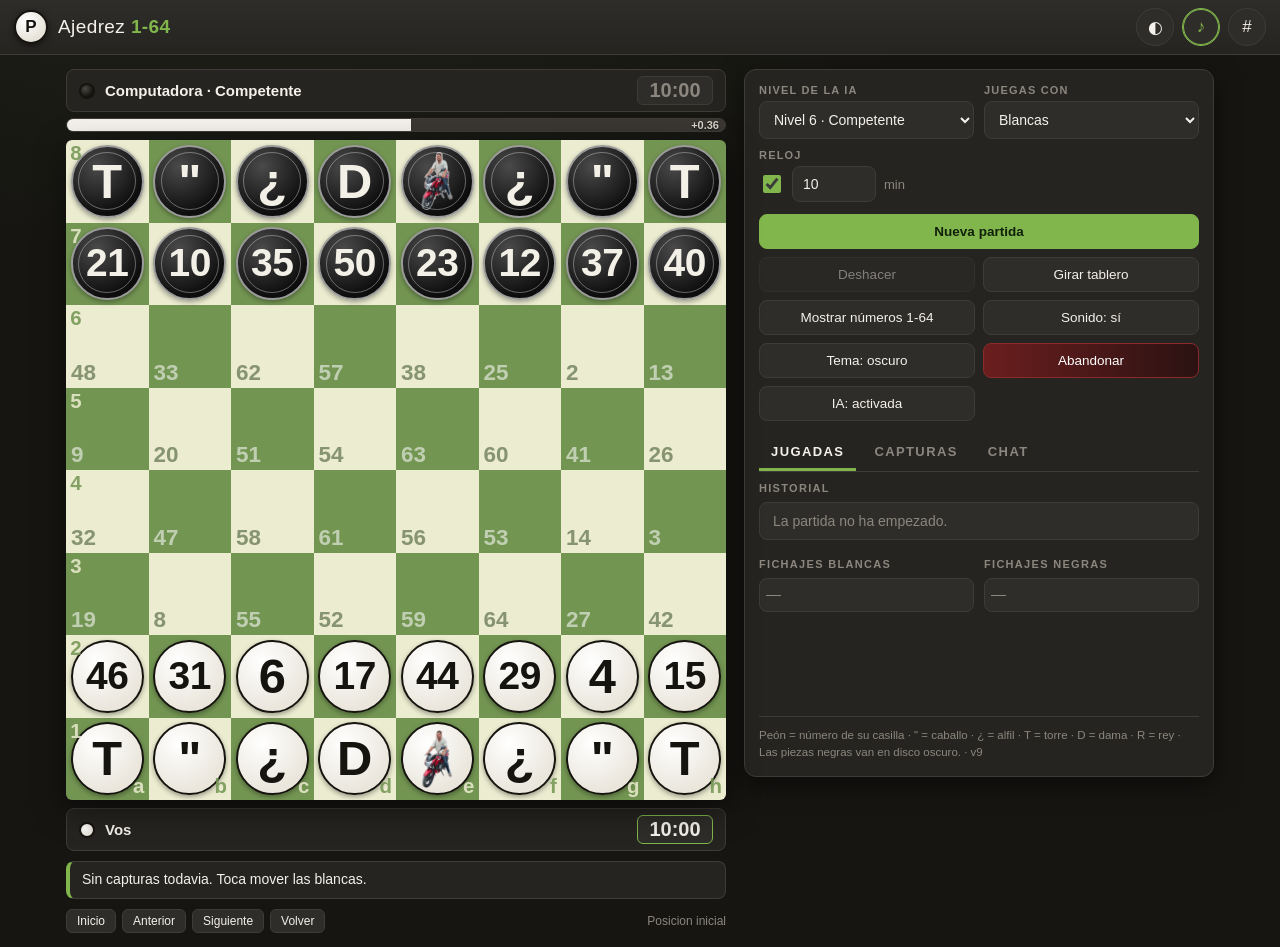
<file: pwa_ajedrez/index.html>
﻿<!DOCTYPE html>
<html lang="es" data-tema="oscuro">
<head>
<meta charset="utf-8">
<meta name="viewport" content="width=device-width, initial-scale=1, viewport-fit=cover">
<title>Ajedrez Numerado 1-64</title>
<meta name="description" content="Ajedrez instalable y 100% offline con numeracion propia de las casillas, multiplicaciones en las capturas y 12 niveles de IA.">
<meta name="theme-color" content="#161512">
<link rel="manifest" href="./manifest.webmanifest">
<link rel="icon" href="./iconos/icono-192.png" type="image/png">
<link rel="apple-touch-icon" href="./iconos/icono-192.png">
<link rel="stylesheet" href="./css/app.css">
</head>
<body>

<header class="barra">
  <div class="marca">
    <span class="logo" aria-hidden="true"><span>P</span></span>
    <span class="titulo">Ajedrez <b>1-64</b></span>
  </div>
  <div class="barra-acciones">
    <button id="btn-instalar" class="btn btn-destacado" hidden>INSTALAR APP</button>
    <button id="btn-tema" class="btn btn-icono" title="Cambiar tema claro/oscuro" aria-label="Cambiar tema">&#9680;</button>
    <button id="btn-sonido" class="btn btn-icono" title="Activar o silenciar el sonido" aria-label="Sonido">&#9834;</button>
    <button id="btn-numeros-top" class="btn btn-icono" title="Mostrar n&#250;meros 1-64" aria-label="N&#250;meros">#</button>
  </div>
</header>

<main class="principal">

  <section class="zona-tablero" id="zona-tablero">
    <div class="tablero-col">
      <div class="jugador" id="jugador-top">
        <span class="jugador-ficha negra" aria-hidden="true"></span>
        <span class="jugador-nombre" id="nombre-top">Computadora</span>
        <span class="reloj-mini" id="reloj-top"><span class="reloj-tiempo">--:--</span></span>
      </div>

      <div class="eval-barra" id="eval-barra" title="Evaluaci&#243;n de la posici&#243;n (blancas abajo)" aria-label="Evaluaci&#243;n">
        <div class="eval-fill" id="eval-fill"></div>
        <span class="eval-num" id="eval-num">0.00</span>
      </div>

      <div class="tablero-marco">
        <div id="tablero" class="tablero" role="grid" aria-label="Tablero de ajedrez" tabindex="0"></div>
      </div>

      <div class="jugador" id="jugador-bottom">
        <span class="jugador-ficha blanca" aria-hidden="true"></span>
        <span class="jugador-nombre" id="nombre-bottom">Vos</span>
        <span class="reloj-mini" id="reloj-bottom"><span class="reloj-tiempo">--:--</span></span>
      </div>

      <div id="aviso" class="aviso">Sin capturas todavia.</div>

      <div id="anuncio-sr" class="visually-hidden" aria-live="polite" role="status"></div>

      <div class="revision-barra" id="revision-barra" hidden>
        <button type="button" class="btn-mini" id="rev-inicio">Inicio</button>
        <button type="button" class="btn-mini" id="rev-ant">Anterior</button>
        <button type="button" class="btn-mini" id="rev-sig">Siguiente</button>
        <button type="button" class="btn-mini" id="rev-volver">Volver</button>
        <span class="rev-info" id="rev-info">Posicion inicial</span>
      </div>
    </div>
  </section>

  <aside class="panel">

    <div class="controles">
      <div class="campo">
        <label for="sel-nivel">NIVEL DE LA IA</label>
        <select id="sel-nivel"></select>
      </div>
      <div class="campo">
        <label for="sel-color">JUEGAS CON</label>
        <select id="sel-color">
          <option value="b">Blancas</option>
          <option value="n">Negras</option>
        </select>
      </div>
      <div class="campo campo-reloj">
        <label for="inp-minutos">RELOJ</label>
        <div class="fila-reloj">
          <input id="chk-reloj" type="checkbox" aria-label="Activar reloj">
          <input id="inp-minutos" type="number" min="1" max="99" step="1" value="10" aria-label="Minutos">
          <span class="sufijo">min</span>
        </div>
      </div>
    </div>

    <div class="botones">
      <button id="btn-nueva" class="btn btn-primario">Nueva partida</button>
      <button id="btn-deshacer" class="btn">Deshacer</button>
      <button id="btn-girar" class="btn">Girar tablero</button>
      <button id="btn-numeros" class="btn">Mostrar n&#250;meros 1-64</button>
      <button id="btn-sonido2" class="btn">Sonido: s&#237;</button>
      <button id="btn-tema2" class="btn">Tema: oscuro</button>
      <button id="btn-abandonar" class="btn btn-peligro">Abandonar</button>
      <button id="btn-pausa-ia" class="btn">IA: activada</button>
    </div>

    <div class="pestanas" role="tablist">
      <button class="pestana activa" id="tab-jugadas" data-destino="jugadas" role="tab">JUGADAS</button>
      <button class="pestana" id="tab-capturas" data-destino="capturas" role="tab">CAPTURAS</button>
      <button class="pestana" id="tab-chat" data-destino="chat" role="tab">CHAT</button>
    </div>

    <div class="contenido">
      <div class="panel-pestana activo" id="panel-jugadas">
        <div class="bloque">
          <h3>HISTORIAL</h3>
          <ol id="historial" class="historial"><li class="vacio">La partida no ha empezado.</li></ol>
        </div>
        <div class="bloque capturadas">
          <div class="columna-capturas">
            <h3>FICHAJES BLANCAS</h3>
            <div class="fichas" id="fichas-blancas"><span class="vacio">&mdash;</span></div>
          </div>
          <div class="columna-capturas">
            <h3>FICHAJES NEGRAS</h3>
            <div class="fichas" id="fichas-negras"><span class="vacio">&mdash;</span></div>
          </div>
        </div>
      </div>

      <div class="panel-pestana" id="panel-capturas">
        <div class="tabla-envoltura">
          <table class="tabla-capturas">
            <thead>
              <tr><th>JUGADA</th><th>PIEZA</th><th>ORIGEN#</th><th>DESTINO#</th><th>RESULTADO</th></tr>
            </thead>
            <tbody id="cuerpo-capturas">
              <tr><td colspan="5" class="vacio">Sin capturas todavia.</td></tr>
            </tbody>
          </table>
        </div>
        <div id="resumen" class="resumen">
          <div><span>Capturas</span><b id="res-capturas">0</b></div>
          <div><span>Multiplicaciones</span><b id="res-mult">0</b></div>
          <div><span>Repetidos</span><b id="res-repetidos">0</b></div>
          <div><span>Suma</span><b id="res-suma">0</b></div>
        </div>
        <div id="huella" class="huella">Huella: sin productos</div>
      </div>

      <div class="panel-pestana" id="panel-chat">
        <div class="chat-contenedor">
          <div class="chat-header">
            <h3>Asistente de Ajedrez (offline)</h3>
            <button class="btn btn-chico" id="btn-limpiar-chat">Limpiar</button>
          </div>
          <div class="chat-mensajes" id="chat-mensajes"></div>
          <div class="chat-sugerencias" id="chat-sugerencias"></div>
          <div class="chat-entrada">
            <input id="chat-input" type="text" placeholder="Analiza, mejor jugada, profundiza..." autocomplete="off">
            <button class="btn btn-chico" id="btn-voz" title="Hablar por micr&#243;fono">Hablar</button>
            <button class="btn btn-primario" id="btn-enviar-chat">Enviar</button>
          </div>
          <p class="chat-nota">Asistente 100% offline &middot; Voz del navegador (gratis) &middot; An&aacute;lisis profundo del motor</p>
        </div>
      </div>
    </div>

    <p class="leyenda">Pe&#243;n = n&#250;mero de su casilla &middot; " = caballo &middot; &#191; = alfil &middot; T = torre &middot; D = dama &middot; R = rey &middot; Las piezas negras van en disco oscuro. &middot; <span id="ver-app">v9</span></p>
  </aside>
</main>

<div class="modal" id="modal-promocion" hidden>
  <div class="modal-caja">
    <h2>Promociona el pe&#243;n</h2>
    <div class="promociones">
      <button class="btn-promo" data-promo="q"><span>D</span>Dama</button>
      <button class="btn-promo" data-promo="r"><span>T</span>Torre</button>
      <button class="btn-promo" data-promo="b"><span>&#191;</span>Alfil</button>
      <button class="btn-promo" data-promo="n"><span>"</span>Caballo</button>
    </div>
    <button class="btn btn-secundario" id="promo-cancelar">Cancelar</button>
  </div>
</div>

<div class="modal" id="modal-fin" hidden>
  <div class="modal-caja">
    <h2 id="fin-titulo">Fin de la partida</h2>
    <p id="fin-texto"></p>
    <div class="fin-resumen" id="fin-resumen"></div>
    <button class="btn btn-primario" id="fin-nueva">Nueva partida</button>
    <button class="btn btn-secundario" id="fin-cerrar">Cerrar</button>
  </div>
</div>

<div id="toast" class="toast" hidden></div>

<script src="./js/engine.js"></script>
<script src="./js/numeros.js"></script>
<script src="./js/libro.js"></script>
<script src="./js/ia.js"></script>
<script src="./js/chat.js"></script>
<script src="./js/app.js"></script>
</body>
</html>
</file>
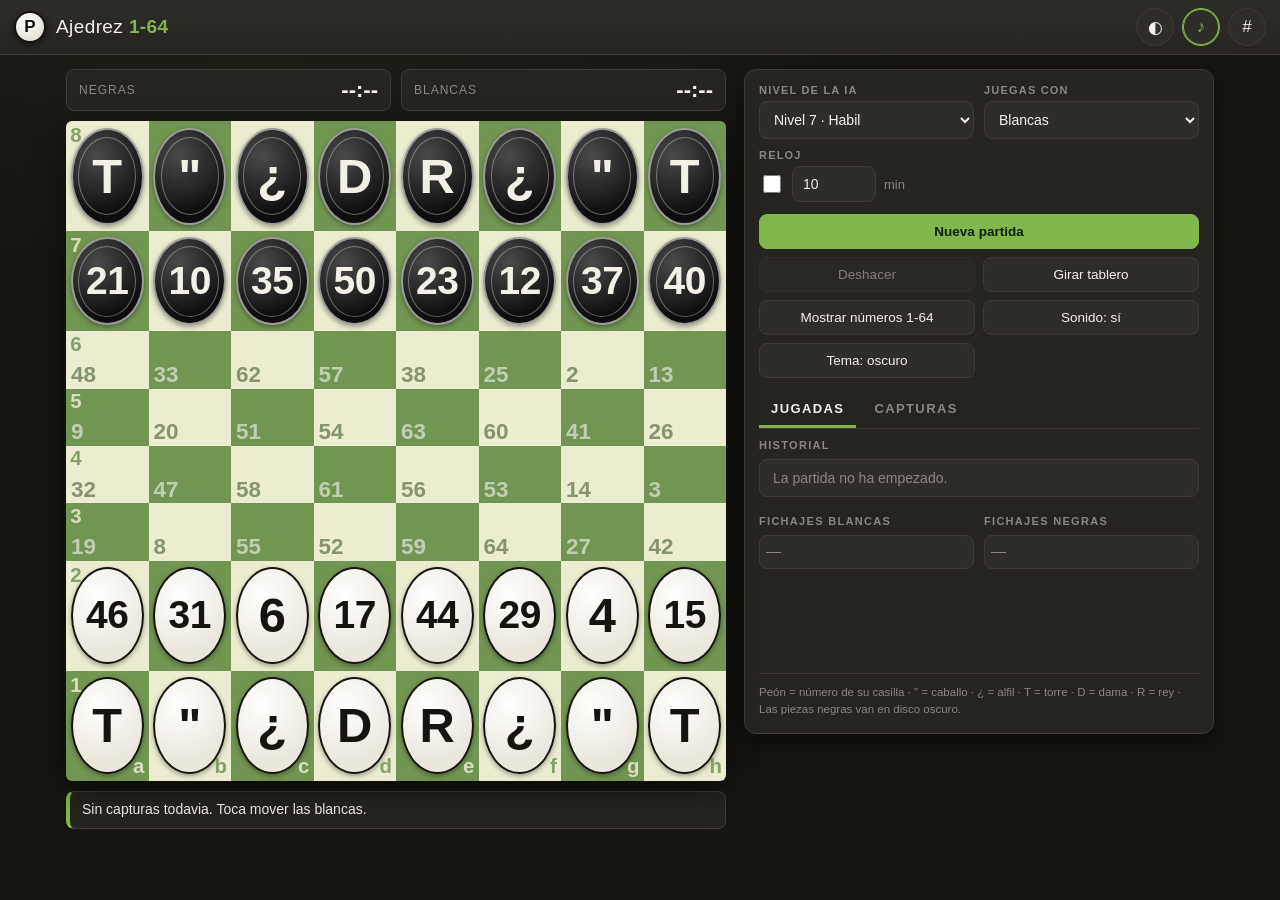
<file: pwa_ajedrez/pwa_ajedrez/index.html>
<!DOCTYPE html>
<html lang="es" data-tema="oscuro">
<head>
<meta charset="utf-8">
<meta name="viewport" content="width=device-width, initial-scale=1, viewport-fit=cover">
<title>Ajedrez Numerado 1-64</title>
<meta name="description" content="Ajedrez instalable y 100% offline con numeracion propia de las casillas, multiplicaciones en las capturas y 12 niveles de IA.">
<meta name="theme-color" content="#161512">
<link rel="manifest" href="./manifest.webmanifest">
<link rel="icon" href="./iconos/icono-192.png" type="image/png">
<link rel="apple-touch-icon" href="./iconos/icono-192.png">
<link rel="stylesheet" href="./css/app.css">
</head>
<body>

<header class="barra">
  <div class="marca">
    <span class="logo" aria-hidden="true"><span>P</span></span>
    <span class="titulo">Ajedrez <b>1-64</b></span>
  </div>
  <div class="barra-acciones">
    <button id="btn-instalar" class="btn btn-destacado" hidden>INSTALAR APP</button>
    <button id="btn-tema" class="btn btn-icono" title="Cambiar tema claro/oscuro" aria-label="Cambiar tema">◐</button>
    <button id="btn-sonido" class="btn btn-icono" title="Activar o silenciar el sonido" aria-label="Sonido">♪</button>
    <button id="btn-numeros-top" class="btn btn-icono" title="Mostrar numeros 1-64" aria-label="Numeros">#</button>
  </div>
</header>

<main class="principal">

  <section class="zona-tablero">
    <div class="relojes" id="relojes" hidden>
      <div class="reloj" id="reloj-negras"><span class="reloj-etiqueta">Negras</span><span class="reloj-tiempo">--:--</span></div>
      <div class="reloj" id="reloj-blancas"><span class="reloj-etiqueta">Blancas</span><span class="reloj-tiempo">--:--</span></div>
    </div>

    <div class="tablero-marco">
      <div id="tablero" class="tablero" role="grid" aria-label="Tablero de ajedrez"></div>
    </div>

    <div id="aviso" class="aviso">Sin capturas todavia.</div>
  </section>

  <aside class="panel">

    <div class="controles">
      <div class="campo">
        <label for="sel-nivel">NIVEL DE LA IA</label>
        <select id="sel-nivel"></select>
      </div>
      <div class="campo">
        <label for="sel-color">JUEGAS CON</label>
        <select id="sel-color">
          <option value="b">Blancas</option>
          <option value="n">Negras</option>
        </select>
      </div>
      <div class="campo campo-reloj">
        <label for="inp-minutos">RELOJ</label>
        <div class="fila-reloj">
          <input id="chk-reloj" type="checkbox" aria-label="Activar reloj">
          <input id="inp-minutos" type="number" min="1" max="99" step="1" value="10" aria-label="Minutos">
          <span class="sufijo">min</span>
        </div>
      </div>
    </div>

    <div class="botones">
      <button id="btn-nueva" class="btn btn-primario">Nueva partida</button>
      <button id="btn-deshacer" class="btn">Deshacer</button>
      <button id="btn-girar" class="btn">Girar tablero</button>
      <button id="btn-numeros" class="btn">Mostrar números 1-64</button>
      <button id="btn-sonido2" class="btn">Sonido: sí</button>
      <button id="btn-tema2" class="btn">Tema: oscuro</button>
    </div>

    <div class="pestanas" role="tablist">
      <button class="pestana activa" id="tab-jugadas" data-destino="jugadas" role="tab">JUGADAS</button>
      <button class="pestana" id="tab-capturas" data-destino="capturas" role="tab">CAPTURAS</button>
    </div>

    <div class="contenido">
      <div class="panel-pestana activo" id="panel-jugadas">
        <div class="bloque">
          <h3>HISTORIAL</h3>
          <ol id="historial" class="historial"><li class="vacio">La partida no ha empezado.</li></ol>
        </div>
        <div class="bloque capturadas">
          <div class="columna-capturas">
            <h3>FICHAJES BLANCAS</h3>
            <div class="fichas" id="fichas-blancas"><span class="vacio">—</span></div>
          </div>
          <div class="columna-capturas">
            <h3>FICHAJES NEGRAS</h3>
            <div class="fichas" id="fichas-negras"><span class="vacio">—</span></div>
          </div>
        </div>
      </div>

      <div class="panel-pestana" id="panel-capturas">
        <div class="tabla-envoltura">
          <table class="tabla-capturas">
            <thead>
              <tr><th>JUGADA</th><th>PIEZA</th><th>ORIGEN#</th><th>DESTINO#</th><th>RESULTADO</th></tr>
            </thead>
            <tbody id="cuerpo-capturas">
              <tr><td colspan="5" class="vacio">Sin capturas todavia.</td></tr>
            </tbody>
          </table>
        </div>
        <div id="resumen" class="resumen">
          <div><span>Capturas</span><b id="res-capturas">0</b></div>
          <div><span>Multiplicaciones</span><b id="res-mult">0</b></div>
          <div><span>Repetidos</span><b id="res-repetidos">0</b></div>
          <div><span>Suma</span><b id="res-suma">0</b></div>
        </div>
        <div id="huella" class="huella">Huella: sin productos</div>
      </div>
    </div>

    <p class="leyenda">Peón = número de su casilla · " = caballo · ¿ = alfil · T = torre · D = dama · R = rey · Las piezas negras van en disco oscuro.</p>
  </aside>
</main>

<div class="modal" id="modal-promocion" hidden>
  <div class="modal-caja">
    <h2>Promociona el peón</h2>
    <div class="promociones">
      <button class="btn-promo" data-promo="q"><span>D</span>Dama</button>
      <button class="btn-promo" data-promo="r"><span>T</span>Torre</button>
      <button class="btn-promo" data-promo="b"><span>¿</span>Alfil</button>
      <button class="btn-promo" data-promo="n"><span>"</span>Caballo</button>
    </div>
    <button class="btn btn-secundario" id="promo-cancelar">Cancelar</button>
  </div>
</div>

<div class="modal" id="modal-fin" hidden>
  <div class="modal-caja">
    <h2 id="fin-titulo">Fin de la partida</h2>
    <p id="fin-texto"></p>
    <div class="fin-resumen" id="fin-resumen"></div>
    <button class="btn btn-primario" id="fin-nueva">Nueva partida</button>
    <button class="btn btn-secundario" id="fin-cerrar">Cerrar</button>
  </div>
</div>

<div id="toast" class="toast" hidden></div>

<script src="./js/engine.js"></script>
<script src="./js/numeros.js"></script>
<script src="./js/ia.js"></script>
<script src="./js/app.js"></script>
</body>
</html>
</file>
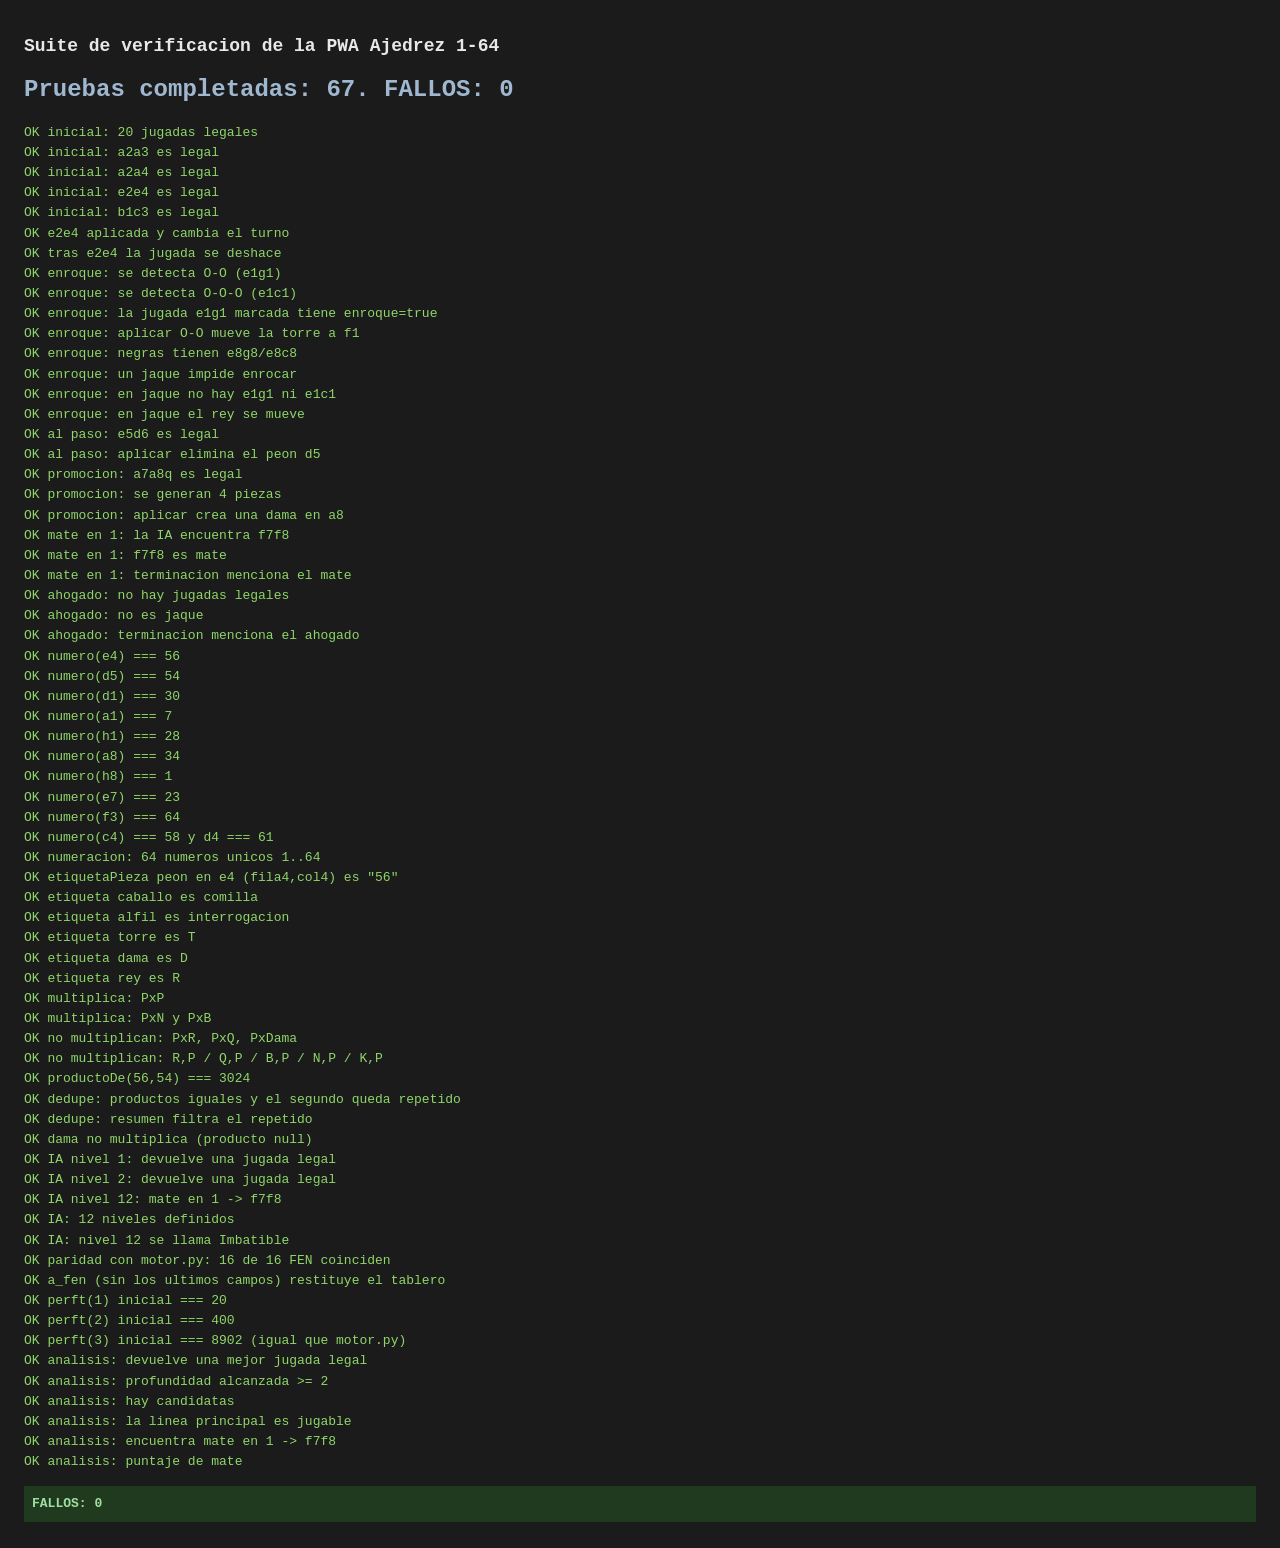
<file: pwa_ajedrez/test.html>
<!DOCTYPE html>
<html lang="es">
<head>
<meta charset="utf-8">
<meta name="viewport" content="width=device-width, initial-scale=1">
<title>Pruebas del motor - Ajedrez 1-64</title>
<style>
  body { background: #1b1b1b; color: #e8e8e8; font-family: Consolas, monospace; padding: 16px; }
  h1 { font-size: 18px; }
  #resultado { font-size: 13px; line-height: 1.55; }
  .ok { color: #8fd66a; }
  .fallo { color: #ff6b5e; font-weight: bold; }
  .resumen-ok { margin-top: 14px; padding: 8px; background: #1f3a1f; color: #9fe09f; font-weight: bold; }
  .resumen-fallo { margin-top: 14px; padding: 8px; background: #3a1f1f; color: #ff9e9e; font-weight: bold; }
  #titulo { color: #9fb8d0; }
</style>
</head>
<body>
<h1>Suite de verificacion de la PWA Ajedrez 1-64</h1>
<h2 id="titulo">Ejecutando...</h2>
<div id="resultado"></div>
<script src="./js/engine.js"></script>
<script src="./js/numeros.js"></script>
<script src="./js/ia.js"></script>
<script src="./tests.js"></script>
</body>
</html>
</file>
<file: pwa_ajedrez/css/app.css>
﻿/* app.css - Estilo tipo Lichess para la PWA del ajedrez numerado 1-64. */

* { box-sizing: border-box; }

:root {
  --fuente: -apple-system, BlinkMacSystemFont, "Segoe UI", Roboto, Helvetica, Arial, sans-serif;
  --radio: 8px;
  --sq-claro: #ebecd0;
  --sq-oscuro: #739552;
  --ultimo: rgba(247, 227, 94, 0.55);
  --seleccion: #7fc97f;
  --destino: rgba(20, 120, 60, 0.55);
  --destino-anillo: rgba(20, 120, 60, 0.75);
  --jaque: rgba(216, 44, 32, 0.72);
  --num-claro: rgba(35, 60, 20, 0.5);
  --num-oscuro: rgba(255, 255, 255, 0.55);
}

:root[data-tema="oscuro"] {
  --fondo: #161512;
  --fondo2: #1d1c19;
  --panel: #262421;
  --panel2: #2f2d2a;
  --borde: #3f3c38;
  --texto: #b6b1a9;
  --texto-alto: #f4f1ec;
  --texto-tenue: #8b867e;
  --sombra: rgba(0, 0, 0, 0.5);
  --acento: #81b64c;
  --acento-tinta: #10200a;
}

:root[data-tema="claro"] {
  --fondo: #ece9e3;
  --fondo2: #e3dfd8;
  --panel: #ffffff;
  --panel2: #f4f2ee;
  --borde: #d8d3cb;
  --texto: #5b564f;
  --texto-alto: #23211d;
  --texto-tenue: #8d887f;
  --sombra: rgba(0, 0, 0, 0.18);
  --acento: #6c9b3e;
  --acento-tinta: #ffffff;
}

:root[data-tema="claro"] {
  --sq-claro: #f0d9b5;
  --sq-oscuro: #b58863;
}

html, body {
  margin: 0;
  padding: 0;
  background: var(--fondo);
  color: var(--texto);
  font-family: var(--fuente);
  font-size: 15px;
  -webkit-text-size-adjust: 100%;
  min-height: 100%;
}

body {
  background:
    radial-gradient(1200px 600px at 20% -10%, rgba(129, 182, 76, 0.08), transparent 60%),
    var(--fondo);
}

button, select, input { font-family: inherit; }

/* ------------------------------------------------------------------ cabecera */

.barra {
  display: flex;
  align-items: center;
  justify-content: space-between;
  gap: 10px;
  padding: 8px 14px;
  padding-top: calc(8px + env(safe-area-inset-top, 0px));
  padding-left: calc(14px + env(safe-area-inset-left, 0px));
  padding-right: calc(14px + env(safe-area-inset-right, 0px));
  background: linear-gradient(180deg, var(--panel2), var(--panel));
  border-bottom: 1px solid var(--borde);
  position: sticky;
  top: 0;
  z-index: 40;
}

.marca { display: flex; align-items: center; gap: 10px; min-width: 0; }

.logo {
  width: 34px;
  height: 34px;
  border-radius: 50%;
  background: radial-gradient(circle at 34% 30%, #ffffff, #e6e2d8 70%);
  border: 2px solid #16140f;
  display: flex;
  align-items: center;
  justify-content: center;
  color: #16140f;
  font-weight: 800;
  font-size: 17px;
  flex: none;
  box-shadow: 0 2px 6px var(--sombra);
}

.titulo {
  color: var(--texto-alto);
  font-size: 19px;
  letter-spacing: 0.4px;
  white-space: nowrap;
}
.titulo b { color: var(--acento); }

.barra-acciones { display: flex; gap: 8px; align-items: center; }

/* ------------------------------------------------------------------- botones */

.btn {
  background: var(--panel2);
  color: var(--texto-alto);
  border: 1px solid var(--borde);
  border-radius: var(--radio);
  padding: 8px 12px;
  font-size: 14px;
  cursor: pointer;
  transition: background 0.12s ease, transform 0.05s ease, border-color 0.12s ease;
}
.btn:hover { background: var(--panel); border-color: var(--acento); }
.btn:active { transform: translateY(1px); }
.btn:focus-visible { outline: 2px solid var(--acento); outline-offset: 1px; }
.btn:disabled { opacity: 0.45; cursor: not-allowed; }

.btn-icono {
  width: 38px;
  height: 38px;
  padding: 0;
  display: inline-flex;
  align-items: center;
  justify-content: center;
  font-size: 17px;
  border-radius: 50%;
}

.btn-primario {
  background: var(--acento);
  border-color: var(--acento);
  color: var(--acento-tinta);
  font-weight: 700;
}
.btn-primario:hover { background: var(--acento); filter: brightness(1.08); }

.btn-secundario { background: transparent; }
.btn-destacado {
  background: var(--acento);
  border-color: var(--acento);
  color: var(--acento-tinta);
  font-weight: 700;
  font-size: 13px;
  padding: 7px 11px;
}

.btn.activo {
  border-color: var(--acento);
  color: var(--acento);
  box-shadow: inset 0 0 0 1px var(--acento);
}

/* ------------------------------------------------------------------- layout */

.principal {
  display: flex;
  gap: 18px;
  align-items: flex-start;
  justify-content: center;
  padding: 14px;
  max-width: 1240px;
  margin: 0 auto;
}

.zona-tablero { flex: 1 1 620px; min-width: 0; max-width: 660px; }

.panel {
  flex: 1 1 360px;
  min-width: 300px;
  max-width: 470px;
  background: var(--panel);
  border: 1px solid var(--borde);
  border-radius: 12px;
  padding: 14px;
  box-shadow: 0 8px 26px var(--sombra);
}

/* ---------------------------------------------------- jugadores y relojes */
.tablero-col { width: 100%; }

.jugador {
  display: flex;
  align-items: center;
  gap: 10px;
  background: var(--panel);
  border: 1px solid var(--borde);
  border-radius: var(--radio);
  padding: 6px 12px;
}
#jugador-top { margin-bottom: 6px; }
#jugador-bottom { margin-top: 8px; }

.jugador-ficha {
  width: 16px;
  height: 16px;
  border-radius: 50%;
  border: 2px solid #16140f;
  flex: 0 0 auto;
}
.jugador-ficha.blanca { background: radial-gradient(circle at 34% 30%, #ffffff, #e6e2d8 72%); }
.jugador-ficha.negra { background: radial-gradient(circle at 34% 30%, #4a4844, #16140f 72%); }

.jugador-nombre {
  flex: 1 1 auto;
  min-width: 0;
  font-weight: 700;
  color: var(--texto-alto);
  white-space: nowrap;
  overflow: hidden;
  text-overflow: ellipsis;
}

.reloj-mini {
  flex: 0 0 auto;
  min-width: 76px;
  text-align: center;
  font-variant-numeric: tabular-nums;
  font-size: 20px;
  font-weight: 700;
  padding: 2px 10px;
  border-radius: 6px;
  background: var(--panel2);
  border: 1px solid var(--borde);
  color: var(--texto-tenue);
}
.reloj-mini.activo { color: var(--texto-alto); border-color: var(--acento); }
.reloj-mini.critico { color: #e2564a; }
.sin-relojes .reloj-mini { visibility: hidden; }

/* -------------------------------------------------------------- evaluacion */
.eval-barra {
  position: relative;
  height: 14px;
  margin: 0 0 8px;
  border-radius: 7px;
  overflow: hidden;
  background: #3a3733;
  border: 1px solid var(--borde);
}
.eval-fill {
  position: absolute;
  left: 0;
  top: 0;
  bottom: 0;
  width: 50%;
  background: #f4f1ec;
  transition: width 0.25s ease;
}
.eval-num {
  position: absolute;
  right: 6px;
  top: 50%;
  transform: translateY(-50%);
  font-size: 11px;
  font-weight: 700;
  color: #d8d3c9;
  text-shadow: 0 1px 2px rgba(0, 0, 0, 0.85);
}
.eval-barra.mate .eval-num { color: #ffd76a; }

/* ------------------------------------------------------------------- tablero */

.tablero-marco { width: 100%; }

.tablero {
  position: relative;
  display: grid;
  grid-template-columns: repeat(8, 1fr);
  grid-template-rows: repeat(8, 1fr);
  width: 100%;
  aspect-ratio: 1 / 1;
  border-radius: 6px;
  overflow: hidden;
  box-shadow: 0 10px 30px var(--sombra);
  container-type: inline-size;
  touch-action: none;
  -webkit-user-select: none;
  user-select: none;
  -webkit-tap-highlight-color: transparent;
}

.casilla {
  position: relative;
  display: flex;
  align-items: center;
  justify-content: center;
}
.casilla.claro { background: var(--sq-claro); }
.casilla.oscuro { background: var(--sq-oscuro); }

.casilla.ultimo::before {
  content: "";
  position: absolute;
  inset: 0;
  background: var(--ultimo);
  z-index: 0;
  pointer-events: none;
}

.casilla.seleccion {
  box-shadow: inset 0 0 0 999px rgba(127, 201, 127, 0.45);
}

.casilla.cursor {
  outline: 3px solid var(--acento);
  outline-offset: -3px;
  z-index: 4;
}

.tablero:focus { outline: 2px solid var(--acento); outline-offset: 2px; }

.visually-hidden {
  position: absolute;
  width: 1px;
  height: 1px;
  padding: 0;
  margin: -1px;
  overflow: hidden;
  clip: rect(0 0 0 0);
  white-space: nowrap;
  border: 0;
}

.casilla.jaque::after {
  content: "";
  position: absolute;
  inset: 0;
  background: radial-gradient(circle at center, var(--jaque) 22%, rgba(216, 44, 32, 0) 74%);
  z-index: 1;
  pointer-events: none;
}

.casilla.hover-destino { box-shadow: inset 0 0 0 999px rgba(255, 255, 255, 0.22); }

.num-casilla {
  position: absolute;
  left: 6%;
  bottom: 4%;
  font-size: 3.4cqw;
  font-weight: 700;
  line-height: 1;
  z-index: 1;
  pointer-events: none;
}
.casilla.claro .num-casilla { color: var(--num-claro); }
.casilla.oscuro .num-casilla { color: var(--num-oscuro); }

.coord {
  position: absolute;
  font-size: 3.1cqw;
  font-weight: 700;
  line-height: 1;
  z-index: 4;
  pointer-events: none;
  opacity: 0.85;
}
.coord-file { right: 5%; bottom: 4%; }
.coord-rank { left: 5%; top: 4%; }
.casilla.claro .coord { color: var(--sq-oscuro); }
.casilla.oscuro .coord { color: var(--sq-claro); }

.pieza {
  position: relative;
  z-index: 2;
  width: 88%;
  height: 88%;
  border-radius: 50%;
  display: flex;
  align-items: center;
  justify-content: center;
  font-weight: 800;
  line-height: 1;
  font-size: 7.4cqw;
  cursor: grab;
  box-shadow: 0 2px 5px rgba(0, 0, 0, 0.35);
}
.pieza.dos { font-size: 5.9cqw; letter-spacing: -0.5px; }

.pieza.blanca {
  background: radial-gradient(circle at 35% 28%, #ffffff, #eae6dc 72%);
  color: #16140f;
  border: 2px solid #16140f;
}
.pieza.negra {
  background: radial-gradient(circle at 35% 28%, #4a4a4a, #0d0d0d 72%);
  color: #f3f0e7;
  border: 2px solid #9a9a9a;
}
.pieza.negra::after {
  content: "";
  position: absolute;
  inset: 8%;
  border-radius: 50%;
  border: 1px solid rgba(255, 255, 255, 0.35);
}

.marcador {
  position: absolute;
  z-index: 3;
  width: 30%;
  height: 30%;
  border-radius: 50%;
  background: var(--destino);
  pointer-events: none;
}
.marcador.anillo {
  width: 90%;
  height: 90%;
  background: transparent;
  border: 5px solid var(--destino-anillo);
}

.pieza-fantasma {
  position: absolute;
  z-index: 30;
  width: 11%;
  height: 11%;
  pointer-events: none;
  transform: translate(-50%, -50%);
  opacity: 0.95;
}
.marca-hover {
  position: absolute;
  z-index: 29;
  width: 12.5%;
  height: 12.5%;
  border: 4px solid var(--destino-anillo);
  box-sizing: border-box;
  pointer-events: none;
}
.marca-hover.mala { border-color: rgba(216, 44, 32, 0.7); }

/* -------------------------------------------------------------------- aviso */

.aviso {
  margin-top: 10px;
  background: var(--panel);
  border: 1px solid var(--borde);
  border-left: 4px solid var(--acento);
  border-radius: var(--radio);
  padding: 9px 12px;
  font-size: 14px;
  color: var(--texto-alto);
  min-height: 38px;
}
.aviso.captura { border-left-color: #e2a336; }
.aviso.fin { border-left-color: #e2564a; }

/* ------------------------------------------------------------------ controles */

.controles {
  display: grid;
  grid-template-columns: 1fr 1fr;
  gap: 10px;
  margin-bottom: 12px;
}
.campo { display: flex; flex-direction: column; gap: 5px; min-width: 0; }
.campo label {
  font-size: 11px;
  letter-spacing: 1.2px;
  color: var(--texto-tenue);
  font-weight: 700;
}
.campo-reloj { grid-column: span 2; }

select, input[type="number"] {
  background: var(--panel2);
  color: var(--texto-alto);
  border: 1px solid var(--borde);
  border-radius: var(--radio);
  padding: 9px 10px;
  font-size: 14px;
  width: 100%;
}
select:focus, input:focus { outline: none; border-color: var(--acento); }

.fila-reloj { display: flex; align-items: center; gap: 8px; }
.fila-reloj input[type="number"] { width: 84px; }
.fila-reloj input[type="checkbox"] { width: 18px; height: 18px; accent-color: var(--acento); }
.sufijo { font-size: 13px; color: var(--texto-tenue); }

.botones {
  display: grid;
  grid-template-columns: repeat(2, minmax(0, 1fr));
  gap: 8px;
  margin-bottom: 14px;
}
.botones .btn { font-size: 13.5px; padding: 9px 8px; text-align: center; }
#btn-nueva { grid-column: span 2; }

/* ------------------------------------------------------------------ pestanas */

.pestanas {
  display: flex;
  gap: 6px;
  border-bottom: 1px solid var(--borde);
  margin-bottom: 10px;
}
.pestana {
  background: transparent;
  border: none;
  border-bottom: 3px solid transparent;
  color: var(--texto-tenue);
  font-size: 13px;
  font-weight: 700;
  letter-spacing: 1.4px;
  padding: 9px 12px;
  cursor: pointer;
  border-radius: 6px 6px 0 0;
}
.pestana:hover { color: var(--texto-alto); }
.pestana.activa { color: var(--texto-alto); border-bottom-color: var(--acento); }

.contenido { min-height: 220px; }
.panel-pestana { display: none; }
.panel-pestana.activo { display: block; }

.bloque h3 {
  font-size: 11px;
  letter-spacing: 1.3px;
  color: var(--texto-tenue);
  margin: 4px 0 8px;
}

/* ----------------------------------------------------------------- historial */

.historial {
  list-style: none;
  margin: 0 0 14px;
  padding: 6px;
  display: grid;
  grid-template-columns: 1fr 1fr;
  gap: 2px 8px;
  max-height: 210px;
  overflow-y: auto;
  background: var(--panel2);
  border: 1px solid var(--borde);
  border-radius: var(--radio);
  font-size: 14px;
}
.historial li {
  display: flex;
  gap: 7px;
  padding: 4px 7px;
  border-radius: 5px;
  white-space: nowrap;
}
.historial li.vacio { color: var(--texto-tenue); grid-column: span 2; }
.historial li:hover { background: rgba(129, 182, 76, 0.12); }
.historial .num { color: var(--texto-tenue); font-variant-numeric: tabular-nums; min-width: 34px; }
.historial .txt { color: var(--texto-alto); font-weight: 600; }
.historial .txt.mul { color: var(--acento); }
.historial li:last-child .txt { color: #d8e8c8; }
.historial li.item-jugada { cursor: pointer; }
.historial li.item-jugada.viendo { background: rgba(129, 182, 76, 0.22); box-shadow: inset 0 0 0 1px var(--acento); }

.revision-barra {
  display: flex;
  align-items: center;
  gap: 6px;
  flex-wrap: wrap;
  margin-top: 10px;
}
.rev-info { margin-left: auto; font-size: 12px; color: var(--texto-tenue); }
.btn-mini {
  font: inherit;
  font-size: 12px;
  padding: 4px 10px;
  border-radius: 6px;
  border: 1px solid var(--borde);
  background: var(--panel2);
  color: var(--texto-alto);
  cursor: pointer;
}
.btn-mini:hover { border-color: var(--acento); }
.btn-mini:active { transform: translateY(1px); }

.capturadas { display: grid; grid-template-columns: 1fr 1fr; gap: 10px; }
.columna-capturas { min-width: 0; }
.fichas {
  display: flex;
  flex-wrap: wrap;
  gap: 4px;
  min-height: 34px;
  padding: 6px;
  background: var(--panel2);
  border: 1px solid var(--borde);
  border-radius: var(--radio);
}
.fichas .vacio { color: var(--texto-tenue); }
.ficha {
  display: inline-flex;
  align-items: center;
  justify-content: center;
  min-width: 24px;
  height: 24px;
  padding: 0 5px;
  border-radius: 50%;
  font-size: 12px;
  font-weight: 800;
  line-height: 1;
}
.ficha.blanca { background: #fff; color: #16140f; border: 1px solid #16140f; }
.ficha.negra { background: #16161a; color: #f0ede4; border: 1px solid #9a9a9a; }

/* ----------------------------------------------------------------- capturas */

.tabla-envoltura {
  overflow-x: auto;
  border: 1px solid var(--borde);
  border-radius: var(--radio);
  background: var(--panel2);
}
.tabla-capturas {
  width: 100%;
  border-collapse: collapse;
  font-size: 12.5px;
  min-width: 330px;
}
.tabla-capturas th, .tabla-capturas td {
  padding: 7px 6px;
  text-align: center;
  border-bottom: 1px solid var(--borde);
  white-space: nowrap;
}
.tabla-capturas th {
  font-size: 10.5px;
  letter-spacing: 0.8px;
  color: var(--texto-tenue);
  background: var(--panel);
  position: sticky;
  top: 0;
}
.tabla-capturas td { color: var(--texto-alto); }
.tabla-capturas tr:last-child td { border-bottom: none; }
.tabla-capturas td.res { font-weight: 700; color: var(--acento); }
.tabla-capturas td.res.rep { color: #e2a336; }
.tabla-capturas td.vacio, .vacio { color: var(--texto-tenue); }

.resumen {
  display: grid;
  grid-template-columns: repeat(4, 1fr);
  gap: 8px;
  margin-top: 12px;
}
.resumen div {
  background: var(--panel2);
  border: 1px solid var(--borde);
  border-radius: var(--radio);
  padding: 8px 6px;
  text-align: center;
}
.resumen span {
  display: block;
  font-size: 10px;
  letter-spacing: 0.8px;
  text-transform: uppercase;
  color: var(--texto-tenue);
  margin-bottom: 3px;
}
.resumen b { font-size: 18px; color: var(--texto-alto); }
.huella {
  margin-top: 8px;
  font-size: 12.5px;
  color: var(--texto-tenue);
  word-break: break-all;
}

.leyenda {
  margin: 14px 0 0;
  font-size: 11.5px;
  line-height: 1.5;
  color: var(--texto-tenue);
  border-top: 1px solid var(--borde);
  padding-top: 10px;
}

/* -------------------------------------------------------------------- modales */

.modal {
  position: fixed;
  inset: 0;
  background: rgba(0, 0, 0, 0.62);
  display: flex;
  align-items: center;
  justify-content: center;
  z-index: 100;
  padding: 16px;
}
.modal[hidden] { display: none; }

.modal-caja {
  background: var(--panel);
  border: 1px solid var(--borde);
  border-radius: 14px;
  padding: 20px;
  width: min(420px, 100%);
  text-align: center;
  box-shadow: 0 20px 60px rgba(0, 0, 0, 0.5);
}
.modal-caja h2 { margin: 0 0 14px; color: var(--texto-alto); font-size: 19px; }
.modal-caja p { margin: 0 0 12px; line-height: 1.5; }

.promociones {
  display: grid;
  grid-template-columns: repeat(4, 1fr);
  gap: 8px;
  margin-bottom: 14px;
}
.btn-promo {
  background: var(--panel2);
  border: 1px solid var(--borde);
  border-radius: var(--radio);
  color: var(--texto-alto);
  padding: 10px 4px;
  font-size: 12.5px;
  cursor: pointer;
  display: flex;
  flex-direction: column;
  align-items: center;
  gap: 6px;
}
.btn-promo span {
  width: 40px;
  height: 40px;
  border-radius: 50%;
  background: #fff;
  color: #16140f;
  border: 2px solid #16140f;
  display: flex;
  align-items: center;
  justify-content: center;
  font-size: 21px;
  font-weight: 800;
}
.btn-promo:hover { border-color: var(--acento); }

.fin-resumen {
  font-size: 13.5px;
  color: var(--texto-tenue);
  background: var(--panel2);
  border-radius: var(--radio);
  padding: 10px;
  margin-bottom: 14px;
  line-height: 1.6;
}
.modal-caja .btn { margin: 0 4px; }

.toast {
  position: fixed;
  left: 50%;
  bottom: 22px;
  transform: translateX(-50%);
  background: var(--panel);
  color: var(--texto-alto);
  border: 1px solid var(--acento);
  border-radius: 999px;
  padding: 10px 18px;
  font-size: 14px;
  z-index: 120;
  box-shadow: 0 8px 30px var(--sombra);
}
.toast[hidden] { display: none; }

/* -------------------------------------------------------------- scrollbars */

* { scrollbar-width: thin; scrollbar-color: var(--borde) transparent; }
::-webkit-scrollbar { width: 9px; height: 9px; }
::-webkit-scrollbar-track { background: transparent; }
::-webkit-scrollbar-thumb {
  background: var(--borde);
  border-radius: 999px;
  border: 2px solid transparent;
  background-clip: content-box;
}
::-webkit-scrollbar-thumb:hover { background-color: var(--acento); }

/* ------------------------------------------------------------------ movil */

@media (max-width: 940px) {
  .principal { flex-direction: column; padding: 8px; gap: 10px; }
  .zona-tablero { flex: 1 1 auto; width: 100%; max-width: none; }
  .panel { width: 100%; max-width: none; min-width: 0; }
  .tablero-col { max-width: min(96vw, 560px); margin: 0 auto; }
  .chat-contenedor { height: min(420px, 55vh); }
}

@media (max-width: 430px) {
  html, body { font-size: 14px; }
  .principal { padding: 6px; gap: 10px; }
  .barra { padding: 7px 10px; }
  .titulo { font-size: 17px; }
  .botones { grid-template-columns: 1fr; }
  #btn-nueva { grid-column: span 1; }
  .resumen { grid-template-columns: repeat(2, 1fr); }
  .historial { max-height: 150px; font-size: 13.5px; }
  .panel { padding: 11px; }
  .controles { grid-template-columns: 1fr; }
  .campo-reloj { grid-column: span 1; }
  .leyenda { font-size: 11px; }
  .tablero-col { max-width: 98vw; }
  .reloj-mini { font-size: 17px; min-width: 66px; }
  .pieza { font-size: 8.4cqw; }
  .pieza.dos { font-size: 6.6cqw; }
  .pieza.rey img { width: 96%; height: 96%; }
  .btn { min-height: 42px; }
  .chat-contenedor { height: min(360px, 48vh); }
  .chat-entrada input { font-size: 15px; }
}

.chat-contenedor{display:flex;flex-direction:column;gap:10px;height:420px;background:var(--panel-2);border:1px solid var(--borde);border-radius:10px;padding:10px}
.chat-header{display:flex;justify-content:space-between;align-items:center}
.chat-mensajes{flex:1;overflow:auto;display:flex;flex-direction:column;gap:8px;background:var(--fondo);border:1px solid var(--borde);border-radius:8px;padding:8px}
.msg{max-width:90%;padding:8px;border-radius:8px;border:1px solid var(--borde);white-space:pre-wrap;word-break:break-word}
.msg-user{align-self:flex-end;background:linear-gradient(90deg,rgba(134,93,255,.25),transparent)}
.msg-bot{align-self:flex-start;background:linear-gradient(-90deg,rgba(70,160,130,.25),transparent)}
.chat-sugerencias{display:flex;flex-wrap:wrap;gap:6px}
.sug{font-size:12px;padding:4px 8px;border:1px solid var(--borde);border-radius:999px;background:var(--panel);cursor:pointer}
.sug:hover{background:var(--panel-2)}
.chat-entrada{display:flex;gap:6px}
.chat-entrada input{flex:1;padding:8px;border-radius:8px;border:1px solid var(--borde);background:var(--panel);color:var(--texto)}
.chat-nota{font-size:11px;opacity:.7;margin:0}
.btn-chico{padding:4px 8px;font-size:12px}

.btn-peligro{background:linear-gradient(90deg,#6b1e1e,#2b1212);border-color:#8a2a2a;color:#fff}


.pieza.rey img{width:90%;height:90%;border-radius:50%;object-fit:cover;}
</file>
<file: pwa_ajedrez/pwa_ajedrez/css/app.css>
/* app.css - Estilo tipo Lichess para la PWA del ajedrez numerado 1-64. */

* { box-sizing: border-box; }

:root {
  --fuente: -apple-system, BlinkMacSystemFont, "Segoe UI", Roboto, Helvetica, Arial, sans-serif;
  --radio: 8px;
  --sq-claro: #ebecd0;
  --sq-oscuro: #739552;
  --ultimo: rgba(247, 227, 94, 0.55);
  --seleccion: #7fc97f;
  --destino: rgba(20, 120, 60, 0.55);
  --destino-anillo: rgba(20, 120, 60, 0.75);
  --jaque: rgba(216, 44, 32, 0.72);
  --num-claro: rgba(35, 60, 20, 0.5);
  --num-oscuro: rgba(255, 255, 255, 0.55);
}

:root[data-tema="oscuro"] {
  --fondo: #161512;
  --fondo2: #1d1c19;
  --panel: #262421;
  --panel2: #2f2d2a;
  --borde: #3f3c38;
  --texto: #b6b1a9;
  --texto-alto: #f4f1ec;
  --texto-tenue: #8b867e;
  --sombra: rgba(0, 0, 0, 0.5);
  --acento: #81b64c;
  --acento-tinta: #10200a;
}

:root[data-tema="claro"] {
  --fondo: #ece9e3;
  --fondo2: #e3dfd8;
  --panel: #ffffff;
  --panel2: #f4f2ee;
  --borde: #d8d3cb;
  --texto: #5b564f;
  --texto-alto: #23211d;
  --texto-tenue: #8d887f;
  --sombra: rgba(0, 0, 0, 0.18);
  --acento: #6c9b3e;
  --acento-tinta: #ffffff;
}

:root[data-tema="claro"] {
  --sq-claro: #f0d9b5;
  --sq-oscuro: #b58863;
}

html, body {
  margin: 0;
  padding: 0;
  background: var(--fondo);
  color: var(--texto);
  font-family: var(--fuente);
  font-size: 15px;
  -webkit-text-size-adjust: 100%;
  min-height: 100%;
}

body {
  background:
    radial-gradient(1200px 600px at 20% -10%, rgba(129, 182, 76, 0.08), transparent 60%),
    var(--fondo);
}

button, select, input { font-family: inherit; }

/* ------------------------------------------------------------------ cabecera */

.barra {
  display: flex;
  align-items: center;
  justify-content: space-between;
  gap: 10px;
  padding: 8px 14px;
  background: linear-gradient(180deg, var(--panel2), var(--panel));
  border-bottom: 1px solid var(--borde);
  position: sticky;
  top: 0;
  z-index: 40;
}

.marca { display: flex; align-items: center; gap: 10px; min-width: 0; }

.logo {
  width: 32px;
  height: 32px;
  border-radius: 50%;
  background: radial-gradient(circle at 34% 30%, #ffffff, #e6e2d8 70%);
  border: 2px solid #16140f;
  display: flex;
  align-items: center;
  justify-content: center;
  color: #16140f;
  font-weight: 800;
  font-size: 17px;
  flex: none;
  box-shadow: 0 2px 6px var(--sombra);
}

.titulo {
  color: var(--texto-alto);
  font-size: 19px;
  letter-spacing: 0.4px;
  white-space: nowrap;
}
.titulo b { color: var(--acento); }

.barra-acciones { display: flex; gap: 8px; align-items: center; }

/* ------------------------------------------------------------------- botones */

.btn {
  background: var(--panel2);
  color: var(--texto-alto);
  border: 1px solid var(--borde);
  border-radius: var(--radio);
  padding: 8px 12px;
  font-size: 14px;
  cursor: pointer;
  transition: background 0.12s ease, transform 0.05s ease, border-color 0.12s ease;
}
.btn:hover { background: var(--panel); border-color: var(--acento); }
.btn:active { transform: translateY(1px); }
.btn:focus-visible { outline: 2px solid var(--acento); outline-offset: 1px; }
.btn:disabled { opacity: 0.45; cursor: not-allowed; }

.btn-icono {
  width: 38px;
  height: 38px;
  padding: 0;
  display: inline-flex;
  align-items: center;
  justify-content: center;
  font-size: 17px;
  border-radius: 50%;
}

.btn-primario {
  background: var(--acento);
  border-color: var(--acento);
  color: var(--acento-tinta);
  font-weight: 700;
}
.btn-primario:hover { background: var(--acento); filter: brightness(1.08); }

.btn-secundario { background: transparent; }
.btn-destacado {
  background: var(--acento);
  border-color: var(--acento);
  color: var(--acento-tinta);
  font-weight: 700;
  font-size: 13px;
  padding: 7px 11px;
}

.btn.activo {
  border-color: var(--acento);
  color: var(--acento);
  box-shadow: inset 0 0 0 1px var(--acento);
}

/* ------------------------------------------------------------------- layout */

.principal {
  display: flex;
  gap: 18px;
  align-items: flex-start;
  justify-content: center;
  padding: 14px;
  max-width: 1240px;
  margin: 0 auto;
}

.zona-tablero { flex: 1 1 620px; min-width: 0; max-width: 660px; }

.panel {
  flex: 1 1 360px;
  min-width: 300px;
  max-width: 470px;
  background: var(--panel);
  border: 1px solid var(--borde);
  border-radius: 12px;
  padding: 14px;
  box-shadow: 0 8px 26px var(--sombra);
}

/* -------------------------------------------------------------------- reloj */

.relojes {
  display: flex;
  gap: 10px;
  margin-bottom: 10px;
}

.reloj {
  flex: 1;
  display: flex;
  align-items: center;
  justify-content: space-between;
  gap: 8px;
  background: var(--panel);
  border: 1px solid var(--borde);
  border-radius: var(--radio);
  padding: 7px 12px;
}
.reloj.etiqueta-tiempo { border-color: var(--acento); }
.reloj-tiempo {
  font-variant-numeric: tabular-nums;
  font-size: 22px;
  font-weight: 700;
  color: var(--texto-alto);
}
.reloj .reloj-etiqueta { font-size: 12px; text-transform: uppercase; letter-spacing: 1px; color: var(--texto-tenue); }
.reloj.activo .reloj-tiempo { color: var(--acento); }
.reloj.critico .reloj-tiempo { color: #e2564a; }

/* ------------------------------------------------------------------- tablero */

.tablero-marco { width: 100%; }

.tablero {
  position: relative;
  display: grid;
  grid-template-columns: repeat(8, 1fr);
  width: 100%;
  aspect-ratio: 1 / 1;
  border-radius: 6px;
  overflow: hidden;
  box-shadow: 0 10px 30px var(--sombra);
  container-type: inline-size;
  touch-action: none;
  -webkit-user-select: none;
  user-select: none;
  -webkit-tap-highlight-color: transparent;
}

.casilla {
  position: relative;
  display: flex;
  align-items: center;
  justify-content: center;
}
.casilla.claro { background: var(--sq-claro); }
.casilla.oscuro { background: var(--sq-oscuro); }

.casilla.ultimo::before {
  content: "";
  position: absolute;
  inset: 0;
  background: var(--ultimo);
  z-index: 0;
  pointer-events: none;
}

.casilla.seleccion {
  box-shadow: inset 0 0 0 999px rgba(127, 201, 127, 0.45);
}

.casilla.jaque::after {
  content: "";
  position: absolute;
  inset: 0;
  background: radial-gradient(circle at center, var(--jaque) 22%, rgba(216, 44, 32, 0) 74%);
  z-index: 1;
  pointer-events: none;
}

.casilla.hover-destino { box-shadow: inset 0 0 0 999px rgba(255, 255, 255, 0.22); }

.num-casilla {
  position: absolute;
  left: 6%;
  bottom: 4%;
  font-size: 3.4cqw;
  font-weight: 700;
  line-height: 1;
  z-index: 1;
  pointer-events: none;
}
.casilla.claro .num-casilla { color: var(--num-claro); }
.casilla.oscuro .num-casilla { color: var(--num-oscuro); }

.coord {
  position: absolute;
  font-size: 3.1cqw;
  font-weight: 700;
  line-height: 1;
  z-index: 4;
  pointer-events: none;
  opacity: 0.85;
}
.coord-file { right: 5%; bottom: 4%; }
.coord-rank { left: 5%; top: 4%; }
.casilla.claro .coord { color: var(--sq-oscuro); }
.casilla.oscuro .coord { color: var(--sq-claro); }

.pieza {
  position: relative;
  z-index: 2;
  width: 88%;
  height: 88%;
  border-radius: 50%;
  display: flex;
  align-items: center;
  justify-content: center;
  font-weight: 800;
  line-height: 1;
  font-size: 7.4cqw;
  cursor: grab;
  box-shadow: 0 2px 5px rgba(0, 0, 0, 0.35);
}
.pieza.dos { font-size: 5.9cqw; letter-spacing: -0.5px; }

.pieza.blanca {
  background: radial-gradient(circle at 35% 28%, #ffffff, #eae6dc 72%);
  color: #16140f;
  border: 2px solid #16140f;
}
.pieza.negra {
  background: radial-gradient(circle at 35% 28%, #4a4a4a, #0d0d0d 72%);
  color: #f3f0e7;
  border: 2px solid #9a9a9a;
}
.pieza.negra::after {
  content: "";
  position: absolute;
  inset: 8%;
  border-radius: 50%;
  border: 1px solid rgba(255, 255, 255, 0.35);
}

.marcador {
  position: absolute;
  z-index: 3;
  width: 30%;
  height: 30%;
  border-radius: 50%;
  background: var(--destino);
  pointer-events: none;
}
.marcador.anillo {
  width: 90%;
  height: 90%;
  background: transparent;
  border: 5px solid var(--destino-anillo);
}

.pieza-fantasma {
  position: absolute;
  z-index: 30;
  width: 11%;
  height: 11%;
  pointer-events: none;
  transform: translate(-50%, -50%);
  opacity: 0.95;
}
.marca-hover {
  position: absolute;
  z-index: 29;
  width: 12.5%;
  height: 12.5%;
  border: 4px solid var(--destino-anillo);
  box-sizing: border-box;
  pointer-events: none;
}
.marca-hover.mala { border-color: rgba(216, 44, 32, 0.7); }

/* -------------------------------------------------------------------- aviso */

.aviso {
  margin-top: 10px;
  background: var(--panel);
  border: 1px solid var(--borde);
  border-left: 4px solid var(--acento);
  border-radius: var(--radio);
  padding: 9px 12px;
  font-size: 14px;
  color: var(--texto-alto);
  min-height: 38px;
}
.aviso.captura { border-left-color: #e2a336; }
.aviso.fin { border-left-color: #e2564a; }

/* ------------------------------------------------------------------ controles */

.controles {
  display: grid;
  grid-template-columns: 1fr 1fr;
  gap: 10px;
  margin-bottom: 12px;
}
.campo { display: flex; flex-direction: column; gap: 5px; min-width: 0; }
.campo label {
  font-size: 11px;
  letter-spacing: 1.2px;
  color: var(--texto-tenue);
  font-weight: 700;
}
.campo-reloj { grid-column: span 2; }

select, input[type="number"] {
  background: var(--panel2);
  color: var(--texto-alto);
  border: 1px solid var(--borde);
  border-radius: var(--radio);
  padding: 9px 10px;
  font-size: 14px;
  width: 100%;
}
select:focus, input:focus { outline: none; border-color: var(--acento); }

.fila-reloj { display: flex; align-items: center; gap: 8px; }
.fila-reloj input[type="number"] { width: 84px; }
.fila-reloj input[type="checkbox"] { width: 18px; height: 18px; accent-color: var(--acento); }
.sufijo { font-size: 13px; color: var(--texto-tenue); }

.botones {
  display: grid;
  grid-template-columns: repeat(2, minmax(0, 1fr));
  gap: 8px;
  margin-bottom: 14px;
}
.botones .btn { font-size: 13.5px; padding: 9px 8px; text-align: center; }
#btn-nueva { grid-column: span 2; }

/* ------------------------------------------------------------------ pestañas */

.pestanas {
  display: flex;
  gap: 6px;
  border-bottom: 1px solid var(--borde);
  margin-bottom: 10px;
}
.pestana {
  background: transparent;
  border: none;
  border-bottom: 3px solid transparent;
  color: var(--texto-tenue);
  font-size: 13px;
  font-weight: 700;
  letter-spacing: 1.4px;
  padding: 9px 12px;
  cursor: pointer;
  border-radius: 6px 6px 0 0;
}
.pestana:hover { color: var(--texto-alto); }
.pestana.activa { color: var(--texto-alto); border-bottom-color: var(--acento); }

.contenido { min-height: 220px; }
.panel-pestana { display: none; }
.panel-pestana.activo { display: block; }

.bloque h3 {
  font-size: 11px;
  letter-spacing: 1.3px;
  color: var(--texto-tenue);
  margin: 4px 0 8px;
}

/* ----------------------------------------------------------------- historial */

.historial {
  list-style: none;
  margin: 0 0 14px;
  padding: 6px;
  display: grid;
  grid-template-columns: 1fr 1fr;
  gap: 2px 8px;
  max-height: 210px;
  overflow-y: auto;
  background: var(--panel2);
  border: 1px solid var(--borde);
  border-radius: var(--radio);
  font-size: 14px;
}
.historial li {
  display: flex;
  gap: 7px;
  padding: 4px 7px;
  border-radius: 5px;
  white-space: nowrap;
}
.historial li.vacio { color: var(--texto-tenue); grid-column: span 2; }
.historial li:hover { background: rgba(129, 182, 76, 0.12); }
.historial .num { color: var(--texto-tenue); font-variant-numeric: tabular-nums; min-width: 34px; }
.historial .txt { color: var(--texto-alto); font-weight: 600; }
.historial .txt.mul { color: var(--acento); }
.historial li:last-child .txt { color: #d8e8c8; }

.capturadas { display: grid; grid-template-columns: 1fr 1fr; gap: 10px; }
.columna-capturas { min-width: 0; }
.fichas {
  display: flex;
  flex-wrap: wrap;
  gap: 4px;
  min-height: 34px;
  padding: 6px;
  background: var(--panel2);
  border: 1px solid var(--borde);
  border-radius: var(--radio);
}
.fichas .vacio { color: var(--texto-tenue); }
.ficha {
  display: inline-flex;
  align-items: center;
  justify-content: center;
  min-width: 24px;
  height: 24px;
  padding: 0 5px;
  border-radius: 50%;
  font-size: 12px;
  font-weight: 800;
  line-height: 1;
}
.ficha.blanca { background: #fff; color: #16140f; border: 1px solid #16140f; }
.ficha.negra { background: #16161a; color: #f0ede4; border: 1px solid #9a9a9a; }

/* ----------------------------------------------------------------- capturas */

.tabla-envoltura {
  overflow-x: auto;
  border: 1px solid var(--borde);
  border-radius: var(--radio);
  background: var(--panel2);
}
.tabla-capturas {
  width: 100%;
  border-collapse: collapse;
  font-size: 12.5px;
  min-width: 330px;
}
.tabla-capturas th, .tabla-capturas td {
  padding: 7px 6px;
  text-align: center;
  border-bottom: 1px solid var(--borde);
  white-space: nowrap;
}
.tabla-capturas th {
  font-size: 10.5px;
  letter-spacing: 0.8px;
  color: var(--texto-tenue);
  background: var(--panel);
  position: sticky;
  top: 0;
}
.tabla-capturas td { color: var(--texto-alto); }
.tabla-capturas tr:last-child td { border-bottom: none; }
.tabla-capturas td.res { font-weight: 700; color: var(--acento); }
.tabla-capturas td.res.rep { color: #e2a336; }
.tabla-capturas td.vacio, .vacio { color: var(--texto-tenue); }

.resumen {
  display: grid;
  grid-template-columns: repeat(4, 1fr);
  gap: 8px;
  margin-top: 12px;
}
.resumen div {
  background: var(--panel2);
  border: 1px solid var(--borde);
  border-radius: var(--radio);
  padding: 8px 6px;
  text-align: center;
}
.resumen span {
  display: block;
  font-size: 10px;
  letter-spacing: 0.8px;
  text-transform: uppercase;
  color: var(--texto-tenue);
  margin-bottom: 3px;
}
.resumen b { font-size: 18px; color: var(--texto-alto); }
.huella {
  margin-top: 8px;
  font-size: 12.5px;
  color: var(--texto-tenue);
  word-break: break-all;
}

.leyenda {
  margin: 14px 0 0;
  font-size: 11.5px;
  line-height: 1.5;
  color: var(--texto-tenue);
  border-top: 1px solid var(--borde);
  padding-top: 10px;
}

/* -------------------------------------------------------------------- modales */

.modal {
  position: fixed;
  inset: 0;
  background: rgba(0, 0, 0, 0.62);
  display: flex;
  align-items: center;
  justify-content: center;
  z-index: 100;
  padding: 16px;
}
.modal[hidden] { display: none; }

.modal-caja {
  background: var(--panel);
  border: 1px solid var(--borde);
  border-radius: 14px;
  padding: 20px;
  width: min(420px, 100%);
  text-align: center;
  box-shadow: 0 20px 60px rgba(0, 0, 0, 0.5);
}
.modal-caja h2 { margin: 0 0 14px; color: var(--texto-alto); font-size: 19px; }
.modal-caja p { margin: 0 0 12px; line-height: 1.5; }

.promociones {
  display: grid;
  grid-template-columns: repeat(4, 1fr);
  gap: 8px;
  margin-bottom: 14px;
}
.btn-promo {
  background: var(--panel2);
  border: 1px solid var(--borde);
  border-radius: var(--radio);
  color: var(--texto-alto);
  padding: 10px 4px;
  font-size: 12.5px;
  cursor: pointer;
  display: flex;
  flex-direction: column;
  align-items: center;
  gap: 6px;
}
.btn-promo span {
  width: 40px;
  height: 40px;
  border-radius: 50%;
  background: #fff;
  color: #16140f;
  border: 2px solid #16140f;
  display: flex;
  align-items: center;
  justify-content: center;
  font-size: 21px;
  font-weight: 800;
}
.btn-promo:hover { border-color: var(--acento); }

.fin-resumen {
  font-size: 13.5px;
  color: var(--texto-tenue);
  background: var(--panel2);
  border-radius: var(--radio);
  padding: 10px;
  margin-bottom: 14px;
  line-height: 1.6;
}
.modal-caja .btn { margin: 0 4px; }

.toast {
  position: fixed;
  left: 50%;
  bottom: 22px;
  transform: translateX(-50%);
  background: var(--panel);
  color: var(--texto-alto);
  border: 1px solid var(--acento);
  border-radius: 999px;
  padding: 10px 18px;
  font-size: 14px;
  z-index: 120;
  box-shadow: 0 8px 30px var(--sombra);
}
.toast[hidden] { display: none; }

/* -------------------------------------------------------------- scrollbars */

* { scrollbar-width: thin; scrollbar-color: var(--borde) transparent; }
::-webkit-scrollbar { width: 9px; height: 9px; }
::-webkit-scrollbar-track { background: transparent; }
::-webkit-scrollbar-thumb {
  background: var(--borde);
  border-radius: 999px;
  border: 2px solid transparent;
  background-clip: content-box;
}
::-webkit-scrollbar-thumb:hover { background-color: var(--acento); }

/* ------------------------------------------------------------------ movil */

@media (max-width: 940px) {
  .principal { flex-direction: column; padding: 10px; gap: 12px; }
  .zona-tablero { flex: 1 1 auto; width: 100%; max-width: none; }
  .panel { width: 100%; max-width: none; min-width: 0; }
  .tablero-marco { max-width: 640px; margin: 0 auto; }
}

@media (max-width: 430px) {
  html, body { font-size: 14px; }
  .principal { padding: 8px; }
  .barra { padding: 7px 10px; }
  .titulo { font-size: 17px; }
  .botones { grid-template-columns: 1fr; }
  #btn-nueva { grid-column: span 1; }
  .resumen { grid-template-columns: repeat(2, 1fr); }
  .historial { max-height: 170px; font-size: 13.5px; }
  .panel { padding: 11px; }
  .controles { grid-template-columns: 1fr; }
  .campo-reloj { grid-column: span 1; }
  .leyenda { font-size: 11px; }
}
</file>
